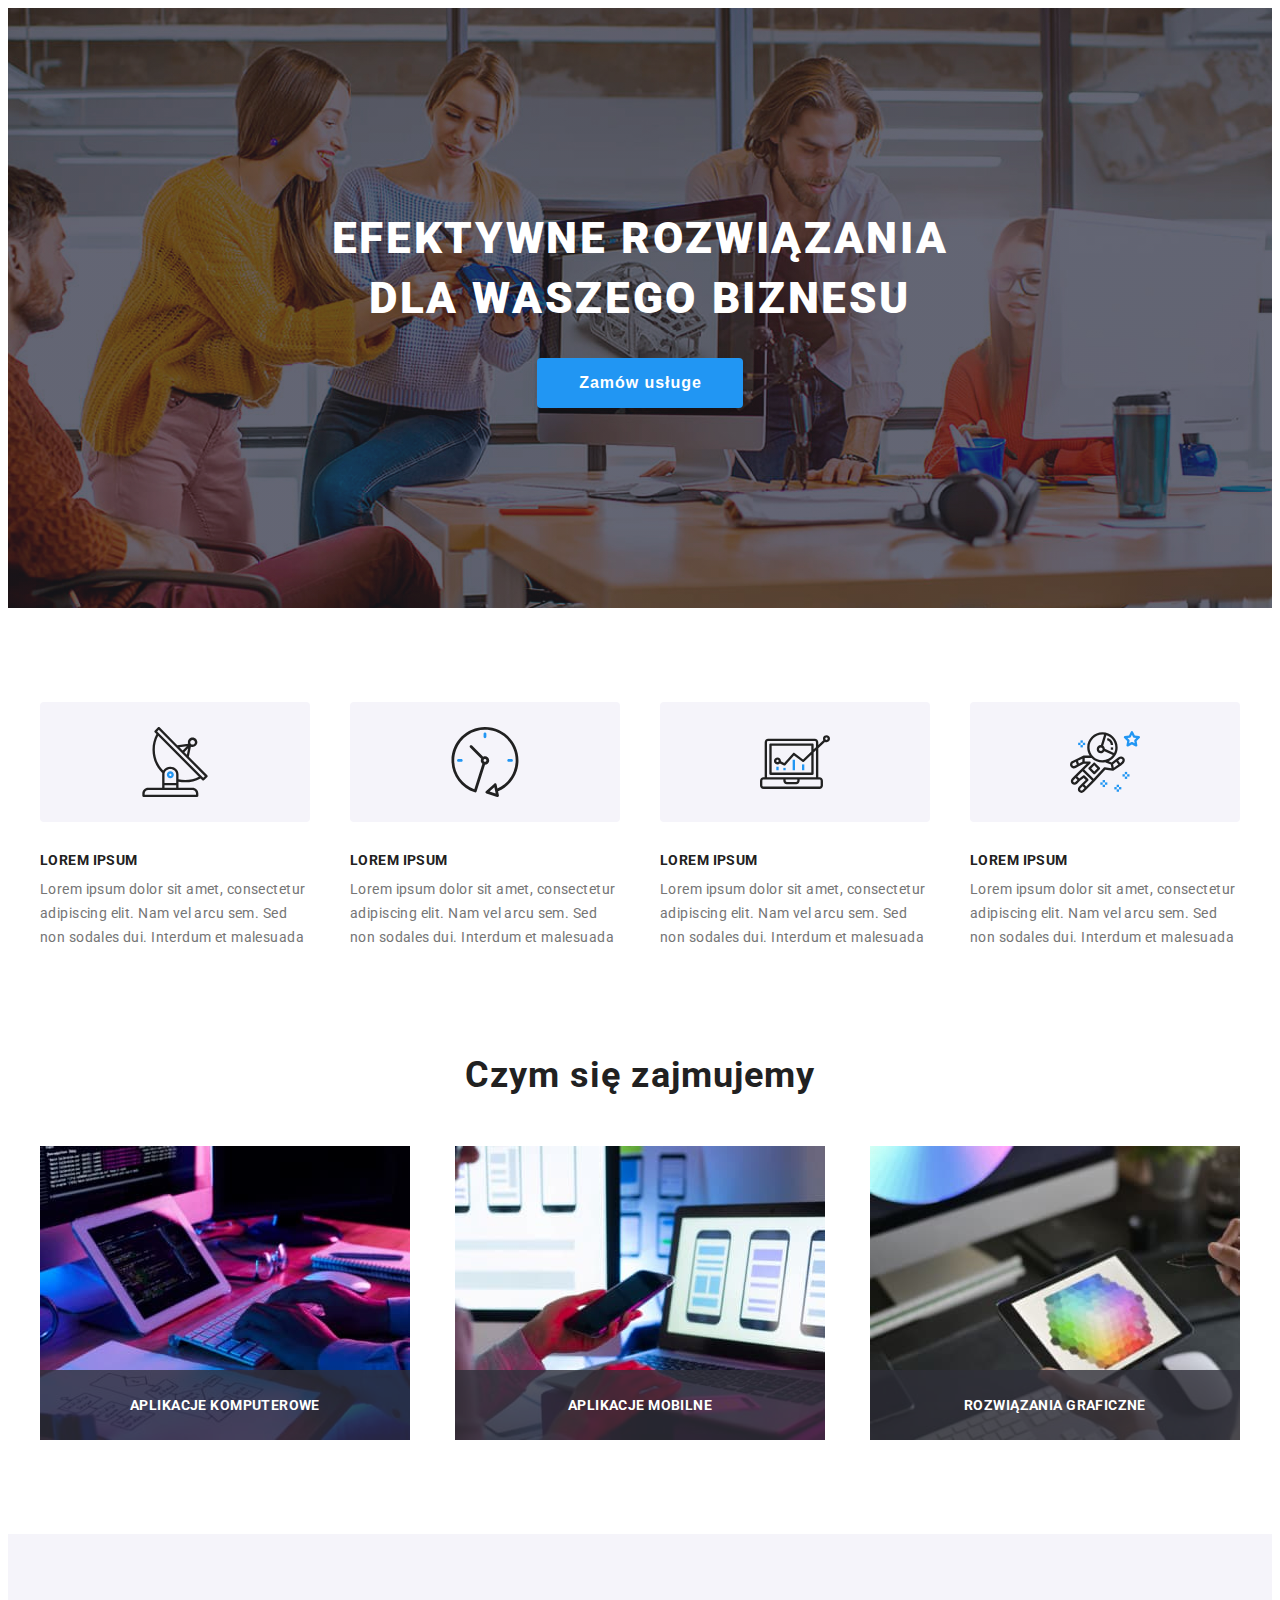
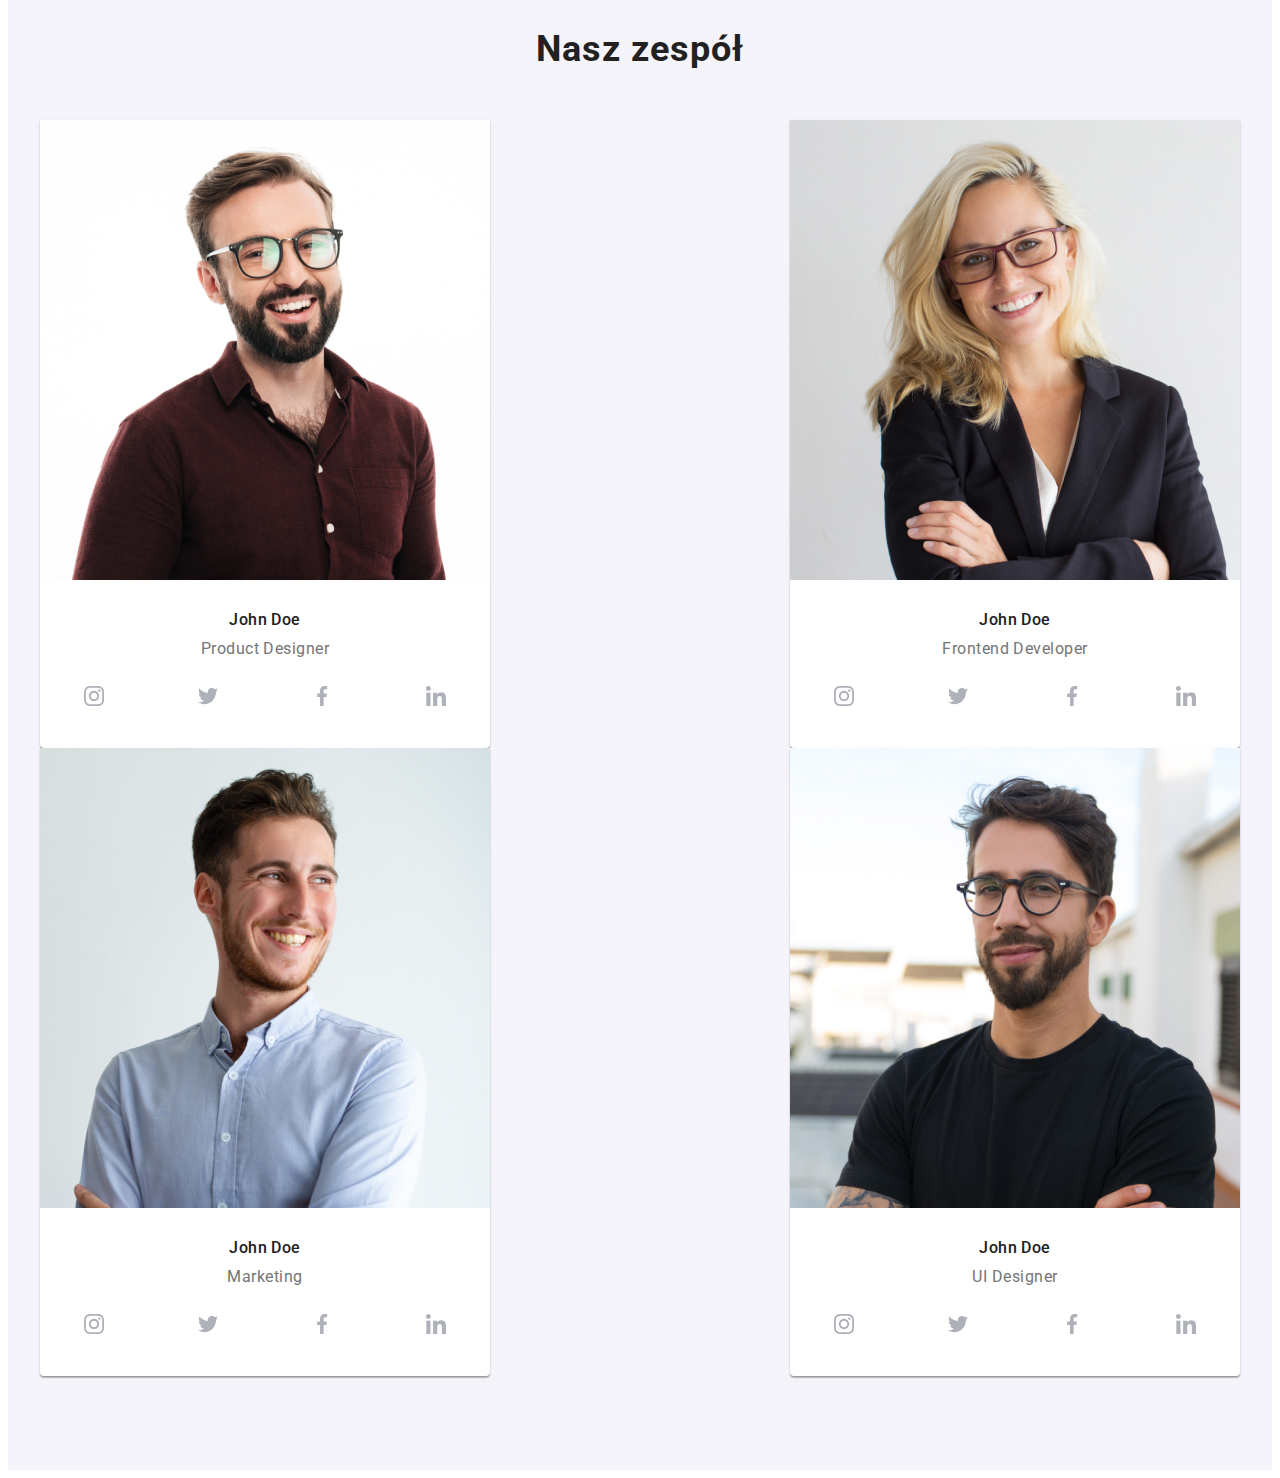
<file: index.html>
<!DOCTYPE html>
<html lang="en">
  <head>
    <meta charset="UTF-8" />
    <meta http-equiv="X-UA-Compatible" content="IE=edge" />
    <meta name="viewport" content="width=device-width, initial-scale=1.0" />
    <link
      rel="stylesheet"
      href="https://cdnjs.cloudflare.com/ajax/libs/modern-normalize/1.0.0/modern-normalize.css"
      integrity="sha512-Zx6MlUMKSVJoQ+83OwhdILe8cSEsCzfqThJd7J/VA2UrK6Ctj85p+xzqfyuNXE5B1k25uUdmJ2OzItbBy9GHAQ=="
      crossorigin="anonymous"
    />
    <link rel="stylesheet" href="./css/main.min.css" />
    <link rel="preconnect" href="https://fonts.gstatic.com" />
    <link
      href="https://fonts.googleapis.com/css2?family=Oleo+Script&family=Raleway:wght@700&family=Roboto:wght@400;500;700;900&display=swap"
      rel="stylesheet"
    />

    <title>Main page</title>
  </head>
  <body>
    <!-- Header 
    <header class="header section-space">
      <div class="container">
        <a class="logo link" href="./index.html"
          >Web<span class="logo__header">Studio</span></a
        >
        <nav class="navigation">
          <ul class="navigation__list list">
            <li class="navigation__list--item">
              <a class="navigation__list--link link agencja__header" href="./index.html">Agencja</a>
            </li>
            <li class="navigation__list--item">
              <a class="navigation__list--link link" href="./portfolio.html"
                >Portfolio</a>
            </li>
            <li class="navigation__list--item">
              <a class="navigation__list--link link" href="#">Kontakt</a>
            </li>
          </ul>
        </nav>
        <a class="address__mail link" href="mailto:info@devstudio.com">          
          <svg class="address__mail--icon">
            <use href="images/sprite.svg#envelope"></use>
          </svg>info@devstudio.com</a>
        <a class="address__tel link" href="tel:48111111111">
          <svg class="address__tel--icon">
            <use href="images/sprite.svg#smartphone"></use>
          </svg>+48 111 111 111</a>
      </div>
    </header>
    -->
    <main>
      <!--- HERO -->
      <section class="hero section-space">
        <div class="container">
          <h1 class="hero__title">EFEKTYWNE ROZWIĄZANIA DLA WASZEGO BIZNESU</h1>
          <button class="button hero__button" type="button" data-modal-open>Zamów usługe</button>
        </div>
      </section>
      <!-- ADVANTAGES -->
      <section class="section advs">
        <div class="container">
          <ul class="advs__list list">
            <li class="advs__list--item">
              <div class="advs__icon--space">
              <svg class="advs__icon">
                <use href="images/sprite.svg#antenna"></use>
              </svg>
              </div>
              <p class="advs__list--item">LOREM IPSUM</p>
              <p class="advs__list--description">
                Lorem ipsum dolor sit amet, consectetur adipiscing elit. Nam vel
                arcu sem. Sed non sodales dui. Interdum et malesuada
              </p>
            </li>
            <li class="advs__list--item">
              <div class="advs__icon--space">
              <svg class="advs__icon">
                <use href="images/sprite.svg#clock"></use>
              </svg>
              </div>
              <p class="advs__list--item">LOREM IPSUM</p>
              <p class="advs__list--description">
                Lorem ipsum dolor sit amet, consectetur adipiscing elit. Nam vel
                arcu sem. Sed non sodales dui. Interdum et malesuada
              </p>
            </li>
            <li class="advs__list--item">
              <div class="advs__icon--space">
              <svg class="advs__icon">
                <use href="images/sprite.svg#diagram"></use>
              </svg>
              </div>
              <p class="advs__list--item">LOREM IPSUM</p>
              <p class="advs__list--description">
                Lorem ipsum dolor sit amet, consectetur adipiscing elit. Nam vel
                arcu sem. Sed non sodales dui. Interdum et malesuada
              </p>
            </li>
            <li class="advs__list--item">
              <div class="advs__icon--space">
              <svg class="advs__icon">
                <use href="images/sprite.svg#astronaut"></use>
              </svg>
              </div>
              <p class="advs__list--item">LOREM IPSUM</p>
              <p class="advs__list--description">
                Lorem ipsum dolor sit amet, consectetur adipiscing elit. Nam vel
                arcu sem. Sed non sodales dui. Interdum et malesuada
              </p>
            </li>
          </ul>
        </div>
      </section>

      


      <!-- Czym sie zajmujemy -->
      <section class="section about">
        <div class="container">
          <h2 class="about__title title">Czym się zajmujemy</h2>
          <ul class="about__list list">
            <li class="about__list--item">
              <img
                class="about__list--photo"
                src="./images/Czym1.jpg"
                alt="pisanie kodu"
                width="370"
                height="294"
                />
              <div class="about__list--photo-description-box">
                <p class="about__list--photo-description-text">APLIKACJE KOMPUTEROWE</p>
              </div>
            </li>
            <li class="about__list--item">
              <img
                class="about__list--photo"
                src="./images/Czym2.jpg"
                alt="design aplikacji mobilnych"
                width="370"
                height="294"
              />
              <div class="about__list--photo-description-box">
                <p class="about__list--photo-description-text">APLIKACJE MOBILNE</p>
              </div>
            </li>
            <li class="about__list--item">
              <img
                class="about__list--photo"
                src="./images/Czym3.jpg"
                alt="wybór koloru z palety barw"
                width="370"
                height="294"
              />
              <div class="about__list--photo-description-box">
                <p class="about__list--photo-description-text">ROZWIĄZANIA GRAFICZNE</p>
              </div>
            </li>
          </ul>
        </div>
      </section>

      


      <!-- Nasz zespół -->
      <section class="section team">
        <div class="container">
          <h2 class="team__title title">Nasz zespół</h2>
          <ul class="team__list list">
            <li class="team__list--item">
              <img
                class="team__list--photo"
                src="./images/JohnDoe1.jpg"
                srcset="./images/mobile-JohnDoe1.jpg 270w, 
                        ./images/tablet-JohnDoe1.jpg 354w"
                sizes="(min-width: 1200px) 270px, (min-width: 768px) 354px, (min-width: 480px) 450px"
                alt="John Doe Product Designer"
              />
              <h3 class="team__list--name">John Doe</h3>
              <p class="team__list--description">Product Designer</p>
              <ul class="team__social--list list">
                <li class="team__social--list-item">
                  <a class="team__social--list-link link" href="#">
                    <svg class="team__social--icon" width="20px" height="20px">
                      <use href="images/sprite.svg#instagram"></use>
                    </svg>
                  </a>
                </li>
                <li class="team__social--list-item">
                  <a class="team__social--list-link link" href="#">
                    <svg class="team__social--icon" width="20px" height="20px">
                      <use href="images/sprite.svg#twitter"></use>
                    </svg>
                  </a>
                </li>
                <li class="team__social--list-item">
                  <a class="team__social--list-link link" href="#">
                    <svg class="team__social--icon" width="20px" height="20px">
                      <use href="images/sprite.svg#facebook"></use>
                    </svg>
                  </a>
                </li>
                <li class="team__social--list-item">
                  <a class="team__social--list-link link" href="#">
                    <svg class="team__social--icon" width="20px" height="20px">
                      <use href="images/sprite.svg#linkedin"></use>
                    </svg>
                  </a>
                </li>
              </ul>
            </li>
            <li class="team__list--item">
              <img
                class="team__list--photo"
                src="./images/JohnDoe2.jpg"
                srcset="./images/mobile-JohnDoe2.jpg 270w, 
                        ./images/tablet-JohnDoe2.jpg 354w"
                sizes="(min-width: 1200px) 270px, (min-width: 768px) 354px, (min-width: 480px) 450px"
                alt="John Doe Frontend Developer"
              />
              <h3 class="team__list--name">John Doe</h3>
              <p class="team__list--description">Frontend Developer</p>
              <ul class="team__social--list list">
                <li class="team__social--list-item">
                  <a class="team__social--list-link link" href="#">
                    <svg class="team__social--icon" width="20px" height="20px">
                      <use href="images/sprite.svg#instagram"></use>
                    </svg>
                  </a>
                </li>
                <li class="team__social--list-item">
                  <a class="team__social--list-link link" href="#">
                    <svg class="team__social--icon" width="20px" height="20px">
                      <use href="images/sprite.svg#twitter"></use>
                    </svg>
                  </a>
                </li>
                <li class="team__social--list-item">
                  <a class="team__social--list-link link" href="#">
                    <svg class="team__social--icon" width="20px" height="20px">
                      <use href="images/sprite.svg#facebook"></use>
                    </svg>
                  </a>
                </li>
                <li class="team__social--list-item">
                  <a class="team__social--list-link link" href="#">
                    <svg class="team__social--icon" width="20px" height="20px">
                      <use href="images/sprite.svg#linkedin"></use>
                    </svg>
                  </a>
                </li>
              </ul>
            </li>
            <li class="team__list--item">
              <img
                class="team__list--photo"
                src="./images/JohnDoe3.jpg"
                srcset="./images/mobile-JohnDoe3.jpg 270w, 
                        ./images/tablet-JohnDoe3.jpg 354w"
                sizes="(min-width: 1200px) 270px, (min-width: 768px) 354px, (min-width: 480px) 450px"
                alt="John Doe Marketing"
              />
              <h3 class="team__list--name">John Doe</h3>
              <p class="team__list--description">Marketing</p>
              <ul class="team__social--list list">
                <li class="team__social--list-item">
                  <a class="team__social--list-link link" href="#">
                    <svg class="team__social--icon" width="20px" height="20px">
                      <use href="images/sprite.svg#instagram"></use>
                    </svg>
                  </a>
                </li>
                <li class="team__social--list-item">
                  <a class="team__social--list-link link" href="#">
                    <svg class="team__social--icon" width="20px" height="20px">
                      <use href="images/sprite.svg#twitter"></use>
                    </svg>
                  </a>
                </li>
                <li class="team__social--list-item">
                  <a class="team__social--list-link link" href="#">
                    <svg class="team__social--icon" width="20px" height="20px">
                      <use href="images/sprite.svg#facebook"></use>
                    </svg>
                  </a>
                </li>
                <li class="team__social--list-item">
                  <a class="team__social--list-link link" href="#">
                    <svg class="team__social--icon" width="20px" height="20px">
                      <use href="images/sprite.svg#linkedin"></use>
                    </svg>
                  </a>
                </li>
              </ul>
            </li>
            <li class="team__list--item">
              <img
                class="team__list--photo"
                src="./images/JohnDoe4.jpg"
                srcset="./images/mobile-JohnDoe4.jpg 270w, 
                        ./images/tablet-JohnDoe4.jpg 354w"
                sizes="(min-width: 1200px) 270px, (min-width: 768px) 354px, (min-width: 480px) 450px"
                alt="John Doe UI Designer"
              />
              <h3 class="team__list--name">John Doe</h3>
              <p class="team__list--description">UI Designer</p>
              <ul class="team__social--list list">
                <li class="team__social--list-item">
                  <a class="team__social--list-link link" href="#">
                    <svg class="team__social--icon" width="20px" height="20px">
                      <use href="images/sprite.svg#instagram"></use>
                    </svg>
                  </a>
                </li>
                <li class="team__social--list-item">
                  <a class="team__social--list-link link" href="#">
                    <svg class="team__social--icon" width="20px" height="20px">
                      <use href="images/sprite.svg#twitter"></use>
                    </svg>
                  </a>
                </li>
                <li class="team__social--list-item">
                  <a class="team__social--list-link link" href="#">
                    <svg class="team__social--icon" width="20px" height="20px">
                      <use href="images/sprite.svg#facebook"></use>
                    </svg>
                  </a>
                </li>
                <li class="team__social--list-item">
                  <a class="team__social--list-link link" href="#">
                    <svg class="team__social--icon" width="20px" height="20px">
                      <use href="images/sprite.svg#linkedin"></use>
                    </svg>
                  </a>
                </li>
              </ul>
            </li>
          </ul>
        </div>
      </section>




      <!-- CLIENTS 
      <section class="section clients">
        <div class="container">
          <h2 class="clients__title title">Nasi klienci</h2>
          <ul class="clients__list list">
            <li class="clients__list--item">
              <a class="clients__list--link link" href="#">
                <svg class="clients__list--icon">
                  <use href="images/sprite.svg#client1"></use>
                </svg>
              </a>
            </li>
            <li class="clients__list--item">
              <a class="clients__list--link link" href="#">
                <svg class="clients__list--icon">
                  <use href="images/sprite.svg#client2"></use>
                </svg>
              </a>
            </li>
            <li class="clients__list--item">
              <a class="clients__list--link link" href="#">
                <svg class="clients__list--icon">
                  <use href="images/sprite.svg#client3"></use>
                </svg>
              </a>
            </li>
            <li class="clients__list--item">
              <a class="clients__list--link link" href="#">
                <svg class="clients__list--icon">
                  <use href="images/sprite.svg#client4"></use>
                </svg>
              </a>
            </li>
            <li class="clients__list--item">
              <a class="clients__list--link link" href="#">
                <svg class="clients__list--icon">
                  <use href="images/sprite.svg#client5"></use>
                </svg>
              </a>
            </li>
            <li class="clients__list--item">
              <a class="clients__list--link link" href="#">
                <svg class="clients__list--icon">
                  <use href="images/sprite.svg#client6"></use>
                </svg>
              </a>
            </li>
          </ul>
        </div>
      </section>

      -->


    </main>
    <!-- Footer 
    <footer class="footer section-space">
      <div class="container">
        <div class="footer__address">
          <a class="logo link" href="./index.html"
          >Web<span class="logo__footer">Studio</span></a
        >
        <address class="address">
          <ul class="address__list list">
            <li class="address__list--item">
              <a
                class="address__list--link address__list-place link"
                href="https://goo.gl/maps/FQcAqEdDzZoYBfhZA"
                target="_blank"
                >m. Warszawa, Aleje Jerozolimskie 21</a
              >
            </li>
            <li class="address__list--item">
              <a
                class="address__list--link address__list--mail link"
                href="mailto:info@example.com"
                >info@example.com</a
              >
            </li>
            <li class="address__list--item">
              <a
                class="address__list--link address__list--tel link"
                href="tel:48111111111"
                >+48 111 111 111</a
              >
            </li>
          </ul>
        </address>
        </div>
        <div class="footer-social">
          <p class="footer-social__title">DOŁĄCZ DO NAS</p>
          <ul class="footer-social__list list">
            <li class="footer-social__list--item">
              <a class="footer-social__list--link link" href="#">
                <svg class="footer-social__icon" width="20px" height="20px">
                  <use href="images/sprite.svg#instagram"></use>
                </svg>
              </a>
            </li>
            <li class="footer-social__list--item">
              <a class="footer-social__list--link link" href="#">
                <svg class="footer-social__icon" width="20px" height="20px">
                  <use href="images/sprite.svg#twitter"></use>
                </svg>
              </a>
            </li>
            <li class="footer-social__list--item">
              <a class="footer-social__list--link link" href="#">
                <svg class="footer-social__icon" width="20px" height="20px">
                  <use href="images/sprite.svg#facebook"></use>
                </svg>
              </a>
            </li>
            <li class="footer-social__list--item">
              <a class="footer-social__list--link link" href="#">
                <svg class="footer-social__icon" width="20px" height="20px">
                  <use href="images/sprite.svg#linkedin"></use>
                </svg>
              </a>
            </li>
          </ul>
        </div>


        <div class="footer-form">
          <p class="footer-form__title">ZAPISZ SIĘ DO NEWSLETTERA</p>
          <form method="post" class="footer-form__form">
            <input type="email" class="footer-form__form--input" name="email" placeholder="E-mail">
            <button class="footer-form__form--btn button" type="submit">Zapisz się
              <svg class="footer-form__form--input-icon" width="24px" height="24px">
                <use href="images/sprite.svg#send-icon"></use>
              </svg>
            </button>
          </form>
        </div>

        
      </div>
    </footer>

    -->


    <!-- MODAL WINDOW 
    <div class="backdrop is-hidden" data-modal>
      <div class="modal">
        <button type="button" class="close-btn" data-modal-close></button>
        <form method="post" class="modal__form">
          <h2 class="modal__form--title">Zostaw swoje dane w formularzu poniżej</h2>          
          <label for="name" class="modal__label">Imie</label>
          <div class="modal__input--wrapper">
            <input type="text" class="modal__input" name="name" required>
            <div class="modal__input--icon-wrapper">
              <svg class="modal__input--icon" width="12px" height="12px">
                <use href="images/sprite.svg#modal-human"></use>
              </svg>
            </div>
          </div>   
          <label for="tel" class="modal__label">Telefon</label>
          <div class="modal__input--wrapper">
            <input type="tel" class="modal__input" name="telephone" required> 
            <div class="modal__input--icon-wrapper">     
              <svg class="modal__input--icon" width="14px" height="14px">
                <use href="images/sprite.svg#modal-phone"></use>
              </svg>
            </div>
          </div>
          <label for="email" class="modal__label">Email</label>
          <div class="modal__input--wrapper">
            <input type="email" class="modal__input" name="email" required>
            <div class="modal__input--icon-wrapper">
              <svg class="modal__input--icon" width="16px" height="12px">
                <use href="images/sprite.svg#modal-envelope"></use>
              </svg>
            </div>
          </div>
          <label for="comment" class="modal__label">Komentarz</label>
          <textarea name="comment" id="" cols="30" rows="10" class="modal__textarea" placeholder="Wprowadź tekst"></textarea>
          <div class="modal__checkbox--wrapper">
            <div class="modal__disclaimer--wrapper">
              <input type="checkbox" id="checkbox" name="checkbox" class="modal__checkbox visually-hidden" required>
              <label for="checkbox" class="modal__label modal__policy-label">Oświadczam iż akceptuję <a href="#" class="policy-link link">Regulamin</a> i <a href="#" class="policy-link link">Politykę Prywatności</a>.</label>
            </div>
            <button class="modal-btn button" type="submit">Wyślij</button>
          </div>
        </form>
      </div>
    </div>

    


    <script src="js/modal.js"></script>

    -->
  </body>
</html>
</file>
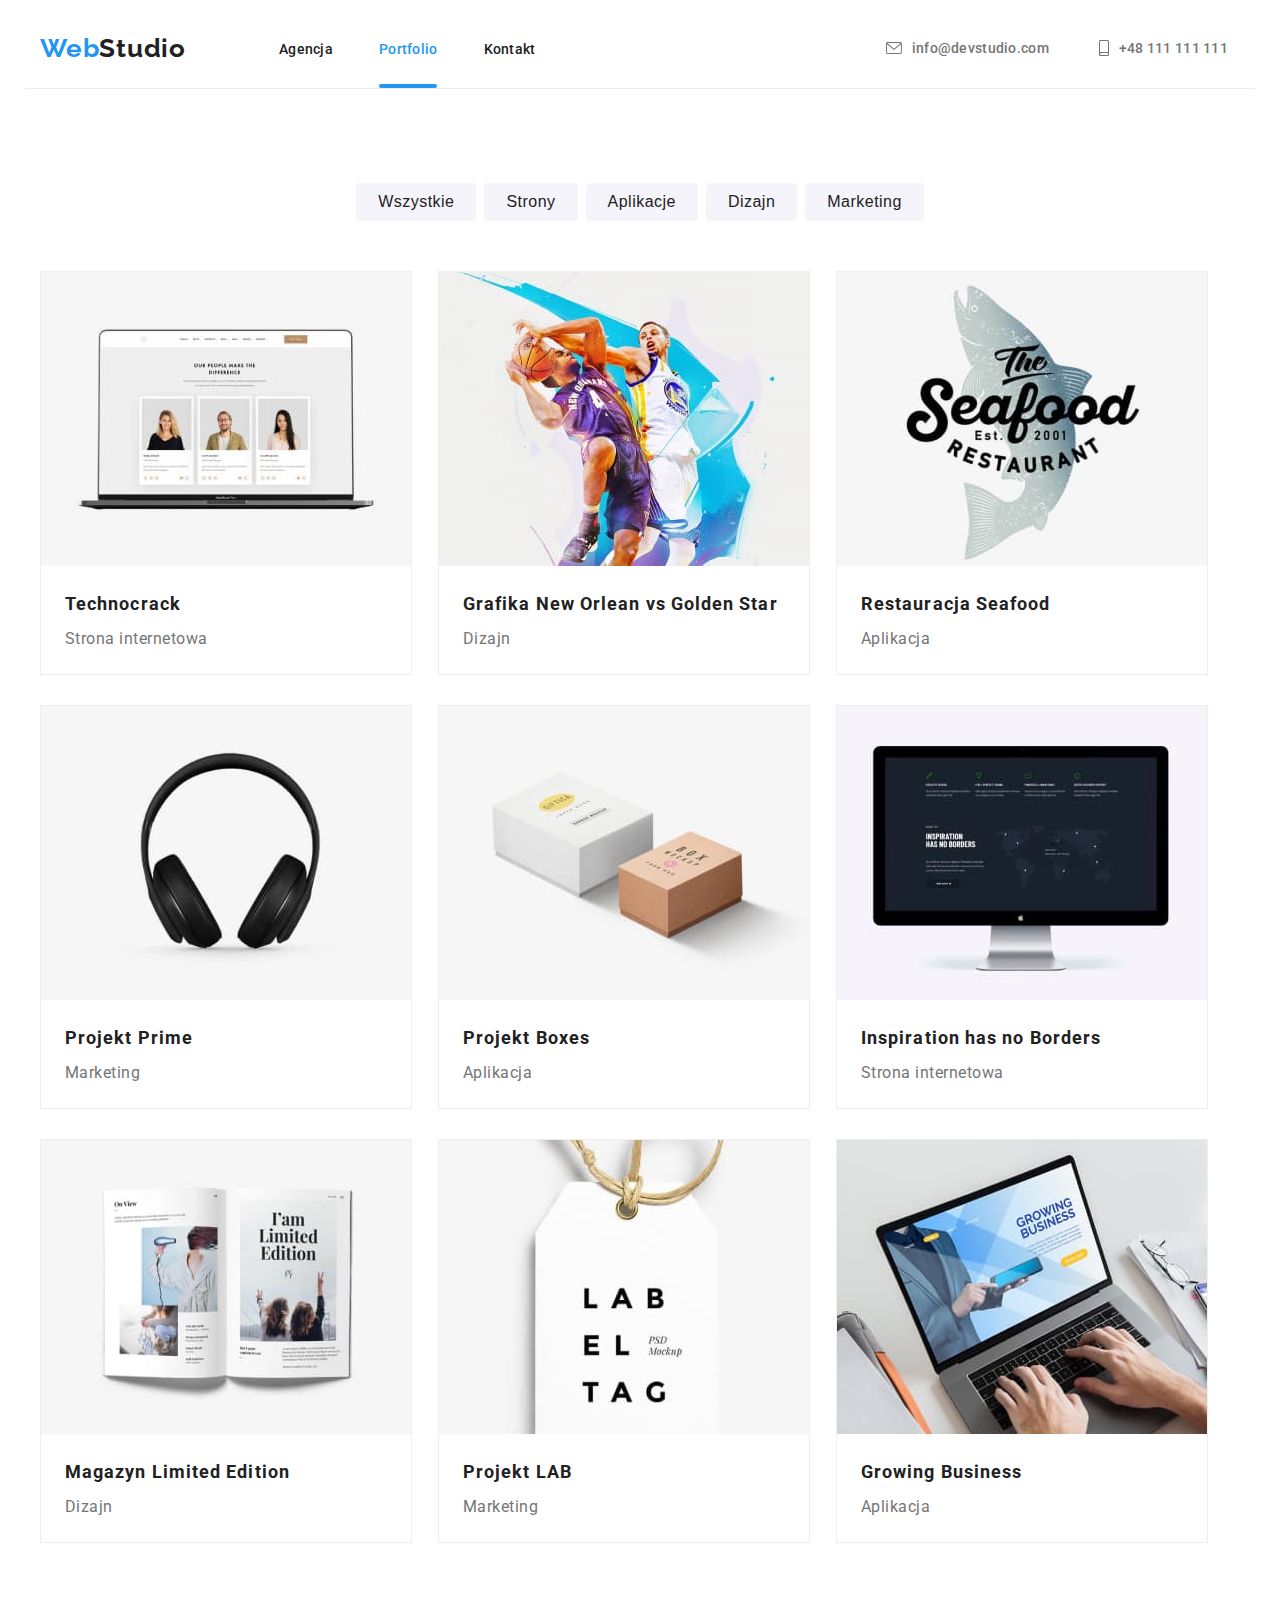
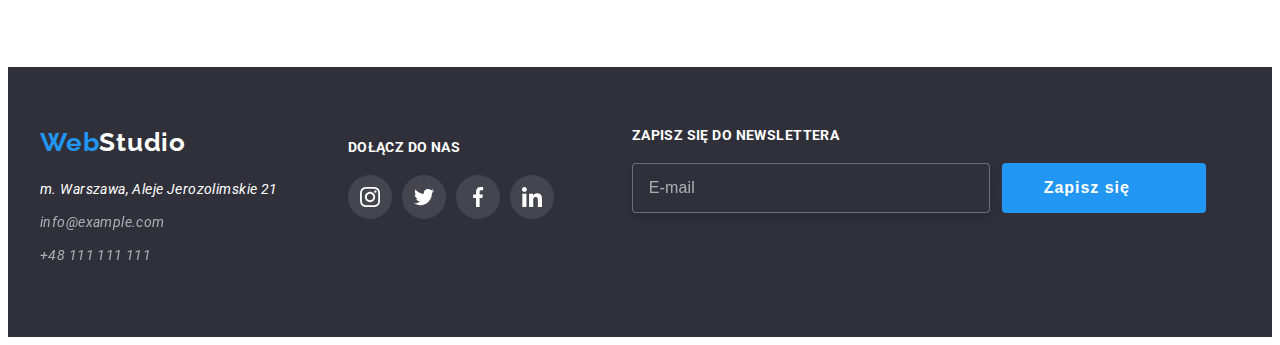
<file: portfolio.html>
<!DOCTYPE html>
<html lang="en">
  <head>
    <meta charset="UTF-8" />
    <meta http-equiv="X-UA-Compatible" content="IE=edge" />
    <meta name="viewport" content="width=device-width, initial-scale=1.0" />
    <link
      rel="stylesheet"
      href="https://cdnjs.cloudflare.com/ajax/libs/modern-normalize/1.0.0/modern-normalize.css"
      integrity="sha512-Zx6MlUMKSVJoQ+83OwhdILe8cSEsCzfqThJd7J/VA2UrK6Ctj85p+xzqfyuNXE5B1k25uUdmJ2OzItbBy9GHAQ=="
      crossorigin="anonymous"
    />
    <link rel="stylesheet" href="./css/main.css" />
    <link rel="preconnect" href="https://fonts.gstatic.com" />
    <link
      href="https://fonts.googleapis.com/css2?family=Oleo+Script&family=Raleway:wght@700&family=Roboto:wght@400;500;700&display=swap"
      rel="stylesheet"
    />

    <title>Portfolio</title>
  </head>
  <body>
    <!-- Header - COPY PASTE FROM INDEX.HTML-->
    <header class="header section-space">
      <div class="container">
        <a class="logo link" href="./index.html"
          >Web<span class="logo__header">Studio</span></a
        >
        <nav class="navigation">
          <ul class="navigation__list list">
            <li class="navigation__list--item">
              <a class="navigation__list--link link" href="./index.html">Agencja</a>
            </li>
            <li class="navigation__list--item">
              <a
                class="navigation__list--link link portfolio__header"
                href="./portfolio.html"
                >Portfolio</a
              >
            </li>
            <li class="navigation__list--item">
              <a class="navigation__list--link link" href="#">Kontakt</a>
            </li>
          </ul>
        </nav>
        <a class="address__mail link" href="mailto:info@devstudio.com">          
          <svg class="address__mail--icon">
            <use href="images/sprite.svg#envelope"></use>
          </svg>info@devstudio.com</a>
        <a class="address__tel link" href="tel:48111111111">
          <svg class="address__tel--icon">
            <use href="images/sprite.svg#smartphone"></use>
          </svg>+48 111 111 111</a>
      </div>
    </header>
    <!-- Portfolio -->
    <section class="section portfolio">
      <div class="container">
        <!-- filters list -->
        <ul class="portfolio-filters__list list">
          <li class="portfolio-filters__list--item">
            <button class="button portfolio-filters__button portfolio-filters__button--selected" type="button">
              Wszystkie
            </button>
          </li>
          <li class="portfolio-filters__list--item">
            <button class="button portfolio-filters__button" type="button">
              Strony
            </button>
          </li>
          <li class="portfolio-filters__list--item">
            <button class="button portfolio-filters__button" type="button">
              Aplikacje
            </button>
          </li>
          <li class="portfolio-filters__list--item">
            <button class="button portfolio-filters__button" type="button">
              Dizajn
            </button>
          </li>
          <li class="portfolio-filters__list--item">
            <button class="button portfolio-filters__button" type="button">
              Marketing
            </button>
          </li>
        </ul>
        <!-- projects list -->
        <ul class="portfolio-projects__list list">
          <li class="portfolio-projects__list--item">
            <img
              class="portfolio-projects__list--photo"
              src="./images/portfolio1.jpg"
              alt="projekt strony internetowej"
              width="370"
              height="294"
            />
            <div class ="portfolio-projects__overlay">
              <div class="portfolio-projects__overlay--text">Technocrack jest popularną platformą wykorzystywaną do rozpowszechniania koronawirusa. Firmy wykorzystują tę platformę do celów szpiegowskich i ataków na niezabezpieczone serwery konkurencji</div>
            </div>
            <h3 class="portfolio-projects__list--name">Technocrack</h3>
            <p class="portfolio-projects__list--type">Strona internetowa</p>
          </li>
          <li class="portfolio-projects__list--item">
            <img
              class="portfolio-projects__list--photo"
              src="./images/portfolio2.jpg"
              alt="New Orlean cs Golden Gate"
              width="370"
              height="294"
            />
            <div class ="portfolio-projects__overlay">
              <div class="portfolio-projects__overlay--text">Technocrack jest popularną platformą wykorzystywaną do rozpowszechniania koronawirusa. Firmy wykorzystują tę platformę do celów szpiegowskich i ataków na niezabezpieczone serwery konkurencji</div>
            </div>
            <h3 class="portfolio-projects__list--name">
              Grafika New Orlean vs Golden Star
            </h3>
            <p class="portfolio-projects__list--type">Dizajn</p>
          </li>
          <li class="portfolio-projects__list--item">
            <img
              class="portfolio-projects__list--photo"
              src="./images/portfolio3.jpg"
              alt="the Seafood restaurant"
              width="370"
              height="294"
            />
            <div class ="portfolio-projects__overlay">
              <div class="portfolio-projects__overlay--text">Technocrack jest popularną platformą wykorzystywaną do rozpowszechniania koronawirusa. Firmy wykorzystują tę platformę do celów szpiegowskich i ataków na niezabezpieczone serwery konkurencji</div>
            </div>
            <h3 class="portfolio-projects__list--name">Restauracja Seafood</h3>
            <p class="portfolio-projects__list--type">Aplikacja</p>
          </li>
          <li class="portfolio-projects__list--item">
            <img
              class="portfolio-projects__list--photo"
              src="./images/portfolio4.jpg"
              alt="słuchawki"
              width="370"
              height="294"
            />
            <div class ="portfolio-projects__overlay">
              <div class="portfolio-projects__overlay--text">Technocrack jest popularną platformą wykorzystywaną do rozpowszechniania koronawirusa. Firmy wykorzystują tę platformę do celów szpiegowskich i ataków na niezabezpieczone serwery konkurencji</div>
            </div>
            <h3 class="portfolio-projects__list--name">Projekt Prime</h3>
            <p class="portfolio-projects__list--type">Marketing</p>
          </li>
          <li class="portfolio-projects__list--item">
            <img
              class="portfolio-projects__list--photo"
              src="./images/portfolio5.jpg"
              alt="pudełka, różne rozmiary"
              width="370"
              height="294"
            />
            <div class ="portfolio-projects__overlay">
              <div class="portfolio-projects__overlay--text">Technocrack jest popularną platformą wykorzystywaną do rozpowszechniania koronawirusa. Firmy wykorzystują tę platformę do celów szpiegowskich i ataków na niezabezpieczone serwery konkurencji</div>
            </div>
            <h3 class="portfolio-projects__list--name">Projekt Boxes</h3>
            <p class="portfolio-projects__list--type">Aplikacja</p>
          </li>
          <li class="portfolio-projects__list--item">
            <img
              class="portfolio-projects__list--photo"
              src="./images/portfolio6.jpg"
              alt="projekt strony internetowej"
              width="370"
              height="294"
            />
            <div class ="portfolio-projects__overlay">
              <div class="portfolio-projects__overlay--text">Technocrack jest popularną platformą wykorzystywaną do rozpowszechniania koronawirusa. Firmy wykorzystują tę platformę do celów szpiegowskich i ataków na niezabezpieczone serwery konkurencji</div>
            </div>
            <h3 class="portfolio-projects__list--name">
              Inspiration has no Borders
            </h3>
            <p class="portfolio-projects__list--type">Strona internetowa</p>
          </li>
          <li class="portfolio-projects__list--item">
            <img
              class="portfolio-projects__list--photo"
              src="./images/portfolio7.jpg"
              alt="magazyn - czasopismo"
              width="370"
              height="294"
            />
            <div class ="portfolio-projects__overlay">
              <div class="portfolio-projects__overlay--text">Technocrack jest popularną platformą wykorzystywaną do rozpowszechniania koronawirusa. Firmy wykorzystują tę platformę do celów szpiegowskich i ataków na niezabezpieczone serwery konkurencji</div>
            </div>
            <h3 class="portfolio-projects__list--name">
              Magazyn Limited Edition
            </h3>
            <p class="portfolio-projects__list--type">Dizajn</p>
          </li>
          <li class="portfolio-projects__list--item">
            <img
              class="portfolio-projects__list--photo"
              src="./images/portfolio8.jpg"
              alt="label tag"
              width="370"
              height="294"
            />
            <div class ="portfolio-projects__overlay">
              <div class="portfolio-projects__overlay--text">Technocrack jest popularną platformą wykorzystywaną do rozpowszechniania koronawirusa. Firmy wykorzystują tę platformę do celów szpiegowskich i ataków na niezabezpieczone serwery konkurencji</div>
            </div>
            <h3 class="portfolio-projects__list--name">Projekt LAB</h3>
            <p class="portfolio-projects__list--type">Marketing</p>
          </li>
          <li class="portfolio-projects__list--item">
            <img
              class="portfolio-projects__list--photo"
              src="./images/portfolio9.jpg"
              alt="projekt aplikacji desktopowej"
              width="370"
              height="294"
            />
            <div class ="portfolio-projects__overlay">
              <div class="portfolio-projects__overlay--text">Technocrack jest popularną platformą wykorzystywaną do rozpowszechniania koronawirusa. Firmy wykorzystują tę platformę do celów szpiegowskich i ataków na niezabezpieczone serwery konkurencji</div>
            </div>
            <h3 class="portfolio-projects__list--name">Growing Business</h3>
            <p class="portfolio-projects__list--type">Aplikacja</p>
          </li>
        </ul>
      </div>
    </section>
    <!-- Footer - COPY PASTE FROM INDEX.HTML-->
    <footer class="footer section-space">
      <div class="container">
        <div class="footer__address">
          <a class="logo link" href="./index.html"
          >Web<span class="logo__footer">Studio</span></a
        >
        <address class="address">
          <ul class="address__list list">
            <li class="address__list--item">
              <a
                class="address__list--link address__list-place link"
                href="https://goo.gl/maps/FQcAqEdDzZoYBfhZA"
                target="_blank"
                >m. Warszawa, Aleje Jerozolimskie 21</a
              >
            </li>
            <li class="address__list--item">
              <a
                class="address__list--link address__list--mail link"
                href="mailto:info@example.com"
                >info@example.com</a
              >
            </li>
            <li class="address__list--item">
              <a
                class="address__list--link address__list--tel link"
                href="tel:48111111111"
                >+48 111 111 111</a
              >
            </li>
          </ul>
        </address>
        </div>
        <div class="footer-social">
          <p class="footer-social__title">DOŁĄCZ DO NAS</p>
          <ul class="footer-social__list list">
            <li class="footer-social__list--item">
              <a class="footer-social__list--link link" href="#">
                <svg class="footer-social__icon" width="20px" height="20px">
                  <use href="images/sprite.svg#instagram"></use>
                </svg>
              </a>
            </li>
            <li class="footer-social__list--item">
              <a class="footer-social__list--link link" href="#">
                <svg class="footer-social__icon" width="20px" height="20px">
                  <use href="images/sprite.svg#twitter"></use>
                </svg>
              </a>
            </li>
            <li class="footer-social__list--item">
              <a class="footer-social__list--link link" href="#">
                <svg class="footer-social__icon" width="20px" height="20px">
                  <use href="images/sprite.svg#facebook"></use>
                </svg>
              </a>
            </li>
            <li class="footer-social__list--item">
              <a class="footer-social__list--link link" href="#">
                <svg class="footer-social__icon" width="20px" height="20px">
                  <use href="images/sprite.svg#linkedin"></use>
                </svg>
              </a>
            </li>
          </ul>
        </div>


        <div class="footer-form">
          <p class="footer-form__title">ZAPISZ SIĘ DO NEWSLETTERA</p>
          <form method="post" class="footer-form__form">
            <input type="email" class="footer-form__form--input" name="email" placeholder="E-mail">
            <button class="footer-form__form--btn button" type="submit">Zapisz się
              <svg class="footer-form__form--input-icon" width="24px" height="24px">
                <use href="images/sprite.svg#send-icon"></use>
              </svg>
            </button>
          </form>
        </div>

        
      </div>
    </footer>
  </body>
</html>
</file>
<file: css/main.css>
@charset "UTF-8";
.visually-hidden {
  position: absolute !important;
  clip: rect(1px 1px 1px 1px);
  clip: rect(1px 1px 1px 1px);
  padding: 0 !important;
  border: 0 !important;
  height: 1px !important;
  width: 1px !important;
  overflow: hidden;
}

:root {
  --main-font: "Roboto", sans-serif;
  --secondary-font: "Raleway", sans-serif;
  --main-color: #212121;
  --secondary-color: #757575;
  --hover-color: #2196f3;
  --bg1-color: #ffffff;
  --bg2-color: #f5f4fa;
  --bg3-color: #2f303a;
}

h1,
h2,
h3,
h4,
h5,
h6 {
  margin: 0;
  padding: 0;
}

ul,
ol {
  margin: 0;
  padding: 0;
}

p {
  padding: 0;
  margin: 0;
}

img {
  display: block;
}

.list {
  list-style: none;
}

.link {
  text-decoration: none;
}

body {
  font-family: var(--main-font);
  color: var(--main-color);
}

.container {
  width: 100%;
  padding: 0 15px;
}

@media screen and (min-width: 480px) {
  .container {
    max-width: 480px;
    margin: 0 auto;
  }
}

@media screen and (min-width: 768px) {
  .container {
    max-width: 768px;
    margin: 0 auto;
  }
}

@media screen and (min-width: 1200px) {
  .container {
    max-width: 1200px;
    margin: 0 auto;
  }
}

/*
.container {
    width: 1200px;
    padding: 0 15px;
    margin: 0 auto;
  }
  */
.section {
  padding-top: 60px;
  padding-bottom: 60px;
}

@media screen and (min-width: 480px) {
  .section {
    padding-top: 60px;
    padding-bottom: 60px;
  }
}

@media screen and (min-width: 768px) {
  .section {
    padding-top: 60px;
    padding-bottom: 60px;
  }
}

@media screen and (min-width: 1200px) {
  .section {
    padding-top: 94px;
    padding-bottom: 94px;
  }
}

.section,
.section-space {
  display: flex;
  justify-content: center;
}

.button {
  font-weight: 700;
  font-size: 16px;
  line-height: 1.875;
  display: flex;
  text-align: center;
  letter-spacing: 0.06em;
  color: #ffffff;
  background-color: var(--hover-color);
  border-radius: 4px;
  border: none;
}

.logo {
  font-family: var(--secondary-font);
  font-weight: 700;
  font-size: 26px;
  line-height: 1.192;
  letter-spacing: 0.03em;
  color: #2196f3;
}

.logo__header {
  color: var(--main-color);
}

.logo__footer {
  color: #ffffff;
}

.title {
  font-weight: 700;
  text-align: center;
  letter-spacing: 0.03em;
}

@media screen and (min-width: 480px) {
  .title {
    font-weight: 700;
    font-size: 28px;
    line-height: 1.179;
    text-align: center;
    letter-spacing: 0.03em;
    margin-bottom: 30px;
  }
}

@media screen and (min-width: 480px) {
  .title {
    font-size: 36px;
    line-height: 1.167;
  }
}

@media screen and (min-width: 1200px) {
  .title {
    margin-bottom: 50px;
  }
}

/*
      .title {
      font-weight: 700;
      font-size: 36px;
      line-height: 1.167;
      text-align: center;
      letter-spacing: 0.03em;
      margin-bottom: 50px;
    }
    */
.backdrop {
  position: fixed;
  left: 0;
  top: 0;
  width: 100%;
  height: 100%;
  background-color: rgba(0, 0, 0, 0.2);
  transition: all 250ms linear;
}

.modal {
  position: absolute;
  top: 50%;
  left: 50%;
  transform: translate(-50%, -50%);
  background-color: #ffffff;
  min-width: 528px;
  min-height: 581px;
}

.modal__form {
  display: flex;
  justify-content: center;
  align-items: flex-start;
  flex-direction: column;
  padding: 40px;
}

.modal__form--title {
  font-weight: 700;
  font-size: 20px;
  line-height: 1.15;
  text-align: center;
  width: 100%;
  letter-spacing: 0.03em;
  color: var(--main-color);
  margin-bottom: 8px;
}

.modal__label {
  font-weight: 400;
  font-size: 12px;
  line-height: 1.167;
  letter-spacing: 0.01em;
  color: var(--secondary-color);
}

.modal__input--wrapper {
  position: relative;
  width: 100%;
  margin-top: 4px;
  margin-bottom: 10px;
}

.modal__input, .modal__textarea {
  border: 1px solid rgba(33, 33, 33, 0.2);
  box-sizing: border-box;
  border-radius: 4px;
  width: 100%;
}

.modal__input {
  position: relative;
  height: 40px;
  padding-left: 42px;
}

.modal__input--icon-wrapper {
  position: absolute;
  top: 50%;
  left: 15px;
  transform: translateY(-50%);
  fill: var(--main-color);
}

.modal__textarea {
  height: 120px;
  margin-top: 4px;
  margin-bottom: 10px;
  padding: 12px 16px 12px 16px;
}

.modal__textarea::placeholder {
  font-weight: 400;
  font-size: 12px;
  line-height: 1.167;
  letter-spacing: 0.01em;
  color: rgba(117, 117, 117, 0.5);
}

.modal__input:focus, .modal__textarea:focus {
  outline: none;
  border-color: var(--hover-color);
}

.modal__input:focus + .modal__input--icon-wrapper {
  fill: var(--hover-color);
}

.modal__checkbox--wrapper {
  display: flex;
  justify-content: center;
  align-items: center;
  flex-direction: column;
  margin-top: 10px;
}

.modal__disclaimer--wrapper {
  display: flex;
  justify-content: center;
  align-items: center;
}

.modal__checkbox {
  margin-left: 15px;
  margin-right: 8px;
  background: var(--hover-color);
  border-radius: 2px;
}

.modal__label.modal__policy-label {
  display: block;
  align-items: center;
  font-size: 14px;
  line-height: 1.714;
}

.modal__label.modal__policy-label::before {
  display: inline-flex;
  content: "";
  width: 16px;
  height: 16px;
  border: 1px solid #000;
  margin-right: 8px;
  border-radius: 2px;
}

.modal__checkbox:checked + .modal__policy-label::before {
  border: none;
  background-color: var(--hover-color);
  background-image: url(../images/checkbox.svg);
  background-repeat: no-repeat;
  background-position: center;
}

.close-btn {
  position: absolute;
  top: 0;
  right: 0;
  width: 30px;
  height: 30px;
  background-color: transparent;
  background-image: url(../images/close-button.svg);
  background-repeat: no-repeat;
  background-position: center;
  border: 1px solid rgba(0, 0, 0, 0.1);
  border-radius: 50%;
  margin-top: 8px;
  margin-right: 8px;
  cursor: pointer;
}

.policy-link {
  text-decoration: underline;
  color: var(--hover-color);
}

.is-hidden {
  opacity: 0;
  visibility: hidden;
  pointer-events: none;
}

.modal-btn {
  padding: 10px 41px 10px 42px;
  margin-top: 30px;
}

.header .container {
  display: flex;
  align-items: center;
  height: 80px;
  border-bottom: 1px solid #ececec;
  position: relative;
}

.header .logo {
  margin-right: 93px;
}

.navigation {
  display: flex;
}

.navigation__list {
  display: flex;
  align-items: center;
}

.navigation__list--item:not(:last-child) {
  margin-right: 46px;
}

.navigation__list--link {
  font-weight: 500;
  font-size: 14px;
  line-height: 1.143;
  letter-spacing: 0.02em;
  color: var(--main-color);
  transition: color 250ms cubic-bezier(0.4, 0, 0.2, 1);
}

.navigation__list--link:hover, .navigation__list--link:focus {
  color: var(--hover-color);
  cursor: pointer;
  fill: var(--hover-color);
}

.address__mail {
  margin-left: auto;
}

.address__mail--icon {
  margin-right: 10px;
  width: 16px;
  height: 12px;
}

.address__tel {
  margin-left: 50px;
  margin-right: 12px;
}

.address__tel--icon {
  margin-right: 10px;
  width: 10px;
  height: 16px;
}

.address__mail, .address__tel {
  font-weight: 500;
  font-size: 14px;
  line-height: 1.143;
  letter-spacing: 0.02em;
  color: var(--secondary-color);
  color: var(--secondary-color);
  fill: var(--secondary-color);
  display: flex;
  align-items: center;
  transition: color 250ms cubic-bezier(0.4, 0, 0.2, 1), fill 250ms cubic-bezier(0.4, 0, 0.2, 1);
}

.address__mail:hover, .address__mail:focus, .address__tel:hover, .address__tel:focus {
  color: var(--hover-color);
  cursor: pointer;
  fill: var(--hover-color);
}

.portfolio__header {
  color: var(--hover-color);
}

.portfolio__header::after {
  position: absolute;
  bottom: 0;
  content: "";
  display: block;
  width: 58px;
  height: 4px;
  background-color: var(--hover-color);
  border-radius: 2px;
}

.agencja__header {
  color: var(--hover-color);
}

.agencja__header::after {
  position: absolute;
  bottom: 0;
  content: "";
  display: block;
  width: 53px;
  height: 4px;
  background-color: var(--hover-color);
  border-radius: 2px;
}

/*
.hero {
  background-image: linear-gradient(
      rgba(47, 48, 58, 0.4),
      rgba(47, 48, 58, 0.4)
    ),
    url("../images/mobile-hero-bg.jpg");
  background-size: 480px 400px;
  background-repeat: no-repeat;

  
  .container {
    display: flex;
    flex-direction: column;
    align-items: center;

  }

  &__title {
    font-weight: 900;
    font-size: 26px;
    line-height: 1.615;
    text-align: center;
    width: 480px;
    letter-spacing: 0.06em;
    text-transform: uppercase;
    color: #000000;
    margin-bottom: 30px;
  }
  &__button {
    padding: 10px 41px 10px 42px;
    box-shadow: 0px 4px 4px rgba(0, 0, 0, 0.15);
    cursor: pointer;
  }
}



*/
@media screen and (min-device-pixel-ratio: 2) and (min-width: 320px) and (max-width: 767px), screen and (min-resolution: 192dpi) and (min-width: 320px) and (max-width: 767px), screen and (min-resolution: 2dppx) and (min-width: 320px) and (mix-width: 767px) {
  .hero {
    background-image: linear-gradient(rgba(47, 48, 58, 0.4), rgba(47, 48, 58, 0.4)), url("../images/mobile-hero-bg@2x.jpg");
  }
}

.hero {
  background-image: linear-gradient(rgba(47, 48, 58, 0.4), rgba(47, 48, 58, 0.4)), url("../images/mobile-hero-bg.jpg");
  background-repeat: no-repeat;
  background-position: center top;
}

.hero .container {
  display: flex;
  flex-direction: column;
  align-items: center;
  padding-top: 118px;
  padding-bottom: 118px;
}

.hero__title {
  font-weight: 900;
  font-size: 26px;
  line-height: 1.615;
  text-align: center;
  width: 365px;
  letter-spacing: 0.06em;
  text-transform: uppercase;
  color: #ffffff;
  margin-bottom: 30px;
}

.hero__button {
  padding: 10px 41px 10px 42px;
  box-shadow: 0px 4px 4px rgba(0, 0, 0, 0.15);
  cursor: pointer;
}

@media screen and (min-width: 480px) {
  .hero {
    background-image: linear-gradient(rgba(47, 48, 58, 0.4), rgba(47, 48, 58, 0.4)), url("../images/mobile-hero-bg.jpg");
    background-size: cover;
    background-repeat: no-repeat;
  }
}

@media screen and (min-width: 768px) {
  .hero {
    background-image: linear-gradient(rgba(47, 48, 58, 0.4), rgba(47, 48, 58, 0.4)), url("../images/tablet-hero-bg.jpg");
    background-size: cover;
    background-repeat: no-repeat;
  }
}

@media screen and (min-width: 1200px) {
  .hero {
    background-image: linear-gradient(rgba(47, 48, 58, 0.4), rgba(47, 48, 58, 0.4)), url("../images/hero-bg.jpg");
    background-size: cover;
    background-repeat: no-repeat;
  }
  .hero .container {
    display: flex;
    flex-direction: column;
    align-items: center;
    padding-top: 200px;
    padding-bottom: 200px;
  }
  .hero__title {
    font-weight: 900;
    font-size: 44px;
    line-height: 1.364;
    text-align: center;
    width: 696px;
    letter-spacing: 0.06em;
    text-transform: uppercase;
    color: #ffffff;
    margin-bottom: 30px;
  }
}

/*

  .hero {
    background-image: linear-gradient(
        rgba(47, 48, 58, 0.4),
        rgba(47, 48, 58, 0.4)
      ),
      url("../images/hero-bg.jpg");
    background-size: cover;
    background-repeat: no-repeat;

    .container {
      display: flex;
      flex-direction: column;
      align-items: center;
      padding-top: 200px;
      padding-bottom: 200px;
    }

    &__title {
      font-weight: 900;
      font-size: 44px;
      line-height: 1.364;
      text-align: center;
      width: 696px;
      letter-spacing: 0.06em;
      text-transform: uppercase;
      color: #ffffff;
      margin-bottom: 30px;
    }
    &__button {
      padding: 10px 41px 10px 42px;
      box-shadow: 0px 4px 4px rgba(0, 0, 0, 0.15);
      cursor: pointer;
    }
  }
  
  */
.advs {
  background-color: var(--bg1-color);
  padding-bottom: 0px;
}

.advs__list {
  display: flex;
  justify-content: space-between;
}

.advs__icon {
  width: 70px;
  height: 70px;
}

.advs__list--description {
  font-weight: 400;
  font-size: 14px;
  line-height: 1.714;
  letter-spacing: 0.03em;
  text-transform: initial;
  color: var(--secondary-color);
}

@media screen and (min-width: 480px) {
  .advs {
    background-color: var(--bg1-color);
    padding-bottom: 0px;
  }
  .advs__list {
    display: flex;
    justify-content: space-between;
    flex-direction: column;
  }
  .advs__list--item {
    font-weight: 700;
    font-size: 14px;
    line-height: 1.143;
    letter-spacing: 0.03em;
    text-transform: uppercase;
    width: 450px;
    margin-bottom: 10px;
  }
  .advs__icon--space {
    background-color: var(--bg2-color);
    display: flex;
    padding: 25px 192px 25px 192px;
    margin-bottom: 30px;
    border-radius: 4px;
  }
}

@media screen and (min-width: 768px) {
  .advs {
    background-color: var(--bg1-color);
    padding-bottom: 0px;
  }
  .advs__list {
    display: flex;
    justify-content: space-between;
    flex-direction: row;
    flex-wrap: wrap;
  }
  .advs__list--item {
    font-weight: 700;
    font-size: 14px;
    line-height: 1.143;
    letter-spacing: 0.03em;
    text-transform: uppercase;
    width: 354px;
    margin-bottom: 10px;
  }
  .advs__icon--space {
    background-color: var(--bg2-color);
    display: flex;
    padding: 25px 144px 25px 144px;
    margin-bottom: 30px;
    border-radius: 4px;
  }
}

@media screen and (min-width: 1200px) {
  .advs {
    background-color: var(--bg1-color);
    padding-bottom: 0px;
  }
  .advs__list {
    display: flex;
    justify-content: space-between;
  }
  .advs__list--item {
    font-weight: 700;
    font-size: 14px;
    line-height: 1.143;
    letter-spacing: 0.03em;
    text-transform: uppercase;
    width: 270px;
    margin-bottom: 10px;
  }
  .advs__icon--space {
    background-color: var(--bg2-color);
    display: flex;
    padding: 25px 100px 25px 100px;
    margin-bottom: 30px;
    border-radius: 4px;
  }
}

/*
  .advs {
    background-color: var(--bg1-color);
    padding-bottom: 0px;

    &__list {
      display: flex;
      justify-content: space-between;
    }
    &__list--item {
      font-weight: 700;
      font-size: 14px;
      line-height: 1.143;
      letter-spacing: 0.03em;
      text-transform: uppercase;
      width: 270px;
      margin-bottom: 10px;
    }
    &__icon--space {
      background-color: var(--bg2-color);
      display: flex;
      padding: 25px 100px 25px 100px;
      margin-bottom: 30px;
      border-radius: 4px;
    }
    &__icon {
      width: 70px;
      height: 70px;
    }
    &__list--description {
      font-weight: 400;
      font-size: 14px;
      line-height: 1.714;
      letter-spacing: 0.03em;
      text-transform: initial;
      color: var(--secondary-color);
    }
  }
  */
.about {
  background-color: var(--bg1-color);
}

.about .container {
  display: flex;
  flex-direction: column;
}

.about__list {
  display: flex;
  justify-content: space-between;
}

.about__list--item {
  position: relative;
}

.about__list--photo-description-box {
  position: absolute;
  bottom: 0;
  width: 370px;
  height: 70px;
  background: rgba(47, 48, 58, 0.8);
}

.about__list--photo-description-text {
  position: relative;
  top: 50%;
  transform: translate(0, -50%);
  font-weight: 700;
  font-size: 14px;
  line-height: 1.142;
  text-align: center;
  letter-spacing: 0.03em;
  text-transform: uppercase;
  color: #ffffff;
}

@media screen and (min-width: 480px) {
  .about {
    display: none;
  }
}

@media screen and (min-width: 768px) {
  .about {
    display: none;
  }
}

@media screen and (min-width: 1200px) {
  .about {
    display: flex;
  }
}

.team {
  background-color: var(--bg2-color);
}

.team__list {
  display: flex;
  justify-content: space-between;
}

.team__list--item {
  background-color: #ffffff;
  box-shadow: 0px 1px 3px rgba(0, 0, 0, 0.12), 0px 1px 1px rgba(0, 0, 0, 0.14), 0px 2px 1px rgba(0, 0, 0, 0.2);
  border-radius: 0px 0px 4px 4px;
  padding-bottom: 30px;
}

.team__list--name {
  font-weight: 500;
  font-size: 16px;
  line-height: 1.188;
  text-align: center;
  letter-spacing: 0.03em;
  margin-top: 30px;
  margin-bottom: 10px;
}

.team__list--description {
  font-weight: 400;
  font-size: 16px;
  line-height: 1.188;
  text-align: center;
  letter-spacing: 0.03em;
  color: var(--secondary-color);
  margin-bottom: 16px;
}

.team__social--list {
  display: flex;
  align-items: center;
  justify-content: space-between;
}

.team__social--list-link {
  display: flex;
  height: 44px;
  width: 44px;
  background-color: #ffffff;
  border-radius: 50%;
  align-items: center;
  justify-content: center;
  fill: #afb1b8;
  transition: background-color 250ms cubic-bezier(0.4, 0, 0.2, 1), fill 250ms cubic-bezier(0.4, 0, 0.2, 1);
}

.team__social--list-link:hover, .team__social--list-link:focus {
  background-color: var(--hover-color);
  fill: #ffffff;
}

@media screen and (min-width: 480px) {
  .team__list {
    display: flex;
    flex-direction: column;
    justify-content: space-between;
  }
  .team__list--item:not(:last-child) {
    margin-bottom: 30px;
  }
  .team__social--list {
    margin-left: 122px;
    margin-right: 122px;
  }
}

@media screen and (min-width: 768px) {
  .team__list {
    display: flex;
    flex-direction: row;
    flex-wrap: wrap;
    justify-content: space-between;
  }
  .team__list--item:nth-child(3) {
    margin-bottom: 0px;
  }
  .team__social--list {
    margin-left: 74px;
    margin-right: 74px;
  }
}

@media screen and (min-width: 1200px) {
  .team__list {
    display: flex;
    justify-content: space-between;
  }
  .team__list--item:not(:last-child) {
    margin-bottom: 0px;
  }
  .team__list--item {
    margin-bottom: 0px;
  }
  .team__social--list {
    margin-left: 32px;
    margin-right: 32px;
  }
}

/*
    .team__list {
    display: flex;
    justify-content: space-between;

    &--item {
      background-color: #ffffff;
      box-shadow: 0px 1px 3px rgba(0, 0, 0, 0.12), 0px 1px 1px rgba(0, 0, 0, 0.14),
        0px 2px 1px rgba(0, 0, 0, 0.2);
      border-radius: 0px 0px 4px 4px;
      padding-bottom: 30px;
    }
    &--name {
      font-weight: 500;
      font-size: 16px;
      line-height: 1.188;
      text-align: center;
      letter-spacing: 0.03em;
      margin-top: 30px;
      margin-bottom: 10px;
    }
    &--description {
      font-weight: 400;
      font-size: 16px;
      line-height: 1.188;
      text-align: center;
      letter-spacing: 0.03em;
      color: var(--secondary-color);
      margin-bottom: 16px;
    }
  }
  */
.clients__list {
  display: flex;
  justify-content: space-between;
}

.clients__list--link {
  display: flex;
  width: 170px;
  height: 92px;
  border: 1px solid #afb1b8;
  border-radius: 4px;
  fill: #afb1b8;
  padding: 20px 0px 20px 0px;
  transition: fill 250ms cubic-bezier(0.4, 0, 0.2, 1), border 250ms cubic-bezier(0.4, 0, 0.2, 1);
}

.clients__list--link:hover, .clients__list--link:focus {
  border: 1px solid var(--hover-color);
  fill: var(--hover-color);
}

.footer {
  background-color: var(--bg3-color);
}

.footer .container {
  padding-top: 60px;
  padding-bottom: 60px;
  display: flex;
}

.footer .logo {
  margin-bottom: 20px;
}

.footer__address {
  display: flex;
  flex-direction: column;
  margin-right: 70px;
}

.address__list--item {
  margin-bottom: 9px;
}

.address__list--link {
  font-weight: normal;
  font-size: 14px;
  line-height: 1.714;
  letter-spacing: 0.03em;
  color: #ffffff;
  transition: color 250ms cubic-bezier(0.4, 0, 0.2, 1);
}

.address__list--link:hover, .address__list--link:focus {
  color: var(--hover-color);
}

.address__list--mail,
.address__list--tel {
  opacity: 0.6;
}

.footer-social__title,
.footer-form__title {
  font-weight: 700;
  font-size: 14px;
  line-height: 1.172;
  letter-spacing: 0.03em;
  text-transform: uppercase;
  color: #ffffff;
  margin-bottom: 20px;
}

.footer-social {
  width: 206px;
  margin-top: 12px;
}

.footer-social__list {
  display: flex;
  align-items: center;
  justify-content: space-between;
}

.footer-social__list--link {
  display: flex;
  height: 44px;
  width: 44px;
  background-color: rgba(255, 255, 255, 0.1);
  border-radius: 50%;
  align-items: center;
  justify-content: center;
  fill: #ffffff;
  transition: background-color 250ms cubic-bezier(0.4, 0, 0.2, 1);
}

.footer-social__list--link:hover, .footer-social__list--link:focus {
  background-color: var(--hover-color);
}

.footer-form {
  margin-left: 78px;
}

.footer-form__form {
  display: flex;
}

.footer-form__form--input {
  width: 358px;
  height: 50px;
  margin-right: 12px;
  border: 1px solid rgba(255, 255, 255, 0.3);
  box-sizing: border-box;
  filter: drop-shadow(0px 4px 4px rgba(0, 0, 0, 0.15));
  border-radius: 4px;
  background-color: var(--bg3-color);
  color: #FFFFFF;
  padding-left: 16px;
}

.footer-form__form--input::placeholder {
  font-weight: 400;
  font-size: 16px;
  line-height: 1.25;
  letter-spacing: 0.01em;
  color: rgba(255, 255, 255, 0.6);
}

.footer-form__form--input:focus {
  outline: none;
  border-color: var(--hover-color);
}

.footer-form__form--btn {
  position: relative;
  padding: 10px 76px 10px 42px;
  fill: #FFFFFF;
}

.footer-form__form--input-icon {
  position: absolute;
  top: 50%;
  right: 28px;
  transform: translateY(-50%);
}

.portfolio .container {
  display: flex;
  flex-direction: column;
  align-items: center;
}

.portfolio-filters__list {
  display: flex;
  margin-bottom: 50px;
}

.portfolio-filters__list--item:not(:last-child) {
  margin-right: 8px;
}

.portfolio-filters__button {
  font-weight: 500;
  line-height: 1.625;
  letter-spacing: 0.03em;
  background-color: var(--bg2-color);
  color: var(--main-color);
  padding: 6px 22px 6px 22px;
  transition: color 250ms cubic-bezier(0.4, 0, 0.2, 1), background-color 250ms cubic-bezier(0.4, 0, 0.2, 1);
}

.portfolio-filters__button:hover, .portfolio-filters__button:focus {
  cursor: pointer;
  background-color: var(--hover-color);
  color: #ffffff;
}

/*.portfolio-filter-button-selected {
    background-color: var(--hover-color);
    color: #ffffff;
  }*/
.portfolio-projects__list {
  display: flex;
  flex-wrap: wrap;
}

.portfolio-projects__list--item {
  border: 1px solid #eeeeee;
  margin-bottom: 30px;
  position: relative;
  overflow: hidden;
  transition: box-shadow 250ms cubic-bezier(0.4, 0, 0.2, 1), border 250ms cubic-bezier(0.4, 0, 0.2, 1);
}

.portfolio-projects__list--item:not(:nth-last-of-type(3n + 1)) {
  margin-right: 26px;
  /*powinno być 30, ale żeby dodać border, musiałem zmienić wartość marginesu */
}

.portfolio-projects__list--item:hover {
  border: 1px solid #ffffff;
  cursor: pointer;
  box-shadow: 0px 1px 1px rgba(0, 0, 0, 0.12), 0px 4px 4px rgba(0, 0, 0, 0.06), 1px 4px 6px rgba(0, 0, 0, 0.16);
}

.portfolio-projects__list--name {
  color: var(--main-color);
  width: 322px;
  font-weight: 700;
  font-size: 18px;
  line-height: 2;
  letter-spacing: 0.06em;
  margin: 20px 24px 2px 24px;
}

.portfolio-projects__list--type {
  width: 322px;
  font-weight: 400;
  font-size: 16px;
  line-height: 1.875;
  letter-spacing: 0.03em;
  color: var(--secondary-color);
  margin: 2px 24px 20px 24px;
}

.portfolio-projects__list--photo {
  overflow: hidden;
}

.portfolio-projects__overlay {
  position: absolute;
  top: 0;
  left: 0;
  height: 294px;
  width: 370px;
  transition: transform 250ms cubic-bezier(0.4, 0, 0.2, 1), opacity 250ms cubic-bezier(0.4, 0, 0.2, 1);
  background-color: var(--hover-color);
  opacity: 0;
  transform: translateY(100%);
}

.portfolio-projects__overlay--text {
  font-weight: 400;
  font-size: 18px;
  line-height: 1.556;
  letter-spacing: 0.03em;
  color: #FFFFFF;
  padding: 49px 45px 49px 24px;
}

.portfolio-projects__list--item:hover .portfolio-projects__overlay {
  opacity: 0.9;
  transform: translateY(0);
}
/*# sourceMappingURL=main.css.map */
</file>
<file: css/main.min.css>
.visually-hidden{position:absolute !important;clip:rect(1px 1px 1px 1px);clip:rect(1px 1px 1px 1px);padding:0 !important;border:0 !important;height:1px !important;width:1px !important;overflow:hidden}:root{--main-font: "Roboto", sans-serif;--secondary-font: "Raleway", sans-serif;--main-color: #212121;--secondary-color: #757575;--hover-color: #2196f3;--bg1-color: #ffffff;--bg2-color: #f5f4fa;--bg3-color: #2f303a}h1,h2,h3,h4,h5,h6{margin:0;padding:0}ul,ol{margin:0;padding:0}p{padding:0;margin:0}img{display:block}.list{list-style:none}.link{text-decoration:none}body{font-family:var(--main-font);color:var(--main-color)}.container{width:100%;padding:0 15px}@media screen and (min-width: 480px){.container{max-width:480px;margin:0 auto}}@media screen and (min-width: 768px){.container{max-width:768px;margin:0 auto}}@media screen and (min-width: 1200px){.container{max-width:1200px;margin:0 auto}}.section{padding-top:60px;padding-bottom:60px}@media screen and (min-width: 480px){.section{padding-top:60px;padding-bottom:60px}}@media screen and (min-width: 768px){.section{padding-top:60px;padding-bottom:60px}}@media screen and (min-width: 1200px){.section{padding-top:94px;padding-bottom:94px}}.section,.section-space{display:flex;justify-content:center}.button{font-weight:700;font-size:16px;line-height:1.875;display:flex;text-align:center;letter-spacing:0.06em;color:#ffffff;background-color:var(--hover-color);border-radius:4px;border:none}.logo{font-family:var(--secondary-font);font-weight:700;font-size:26px;line-height:1.192;letter-spacing:0.03em;color:#2196f3}.logo__header{color:var(--main-color)}.logo__footer{color:#ffffff}.title{font-weight:700;text-align:center;letter-spacing:0.03em}@media screen and (min-width: 480px){.title{font-weight:700;font-size:28px;line-height:1.179;text-align:center;letter-spacing:0.03em;margin-bottom:30px}}@media screen and (min-width: 480px){.title{font-size:36px;line-height:1.167}}@media screen and (min-width: 1200px){.title{margin-bottom:50px}}.backdrop{position:fixed;left:0;top:0;width:100%;height:100%;background-color:rgba(0,0,0,0.2);transition:all 250ms linear}.modal{position:absolute;top:50%;left:50%;transform:translate(-50%, -50%);background-color:#ffffff;min-width:528px;min-height:581px}.modal__form{display:flex;justify-content:center;align-items:flex-start;flex-direction:column;padding:40px}.modal__form--title{font-weight:700;font-size:20px;line-height:1.15;text-align:center;width:100%;letter-spacing:0.03em;color:var(--main-color);margin-bottom:8px}.modal__label{font-weight:400;font-size:12px;line-height:1.167;letter-spacing:0.01em;color:var(--secondary-color)}.modal__input--wrapper{position:relative;width:100%;margin-top:4px;margin-bottom:10px}.modal__input,.modal__textarea{border:1px solid rgba(33,33,33,0.2);box-sizing:border-box;border-radius:4px;width:100%}.modal__input{position:relative;height:40px;padding-left:42px}.modal__input--icon-wrapper{position:absolute;top:50%;left:15px;transform:translateY(-50%);fill:var(--main-color)}.modal__textarea{height:120px;margin-top:4px;margin-bottom:10px;padding:12px 16px 12px 16px}.modal__textarea::placeholder{font-weight:400;font-size:12px;line-height:1.167;letter-spacing:0.01em;color:rgba(117,117,117,0.5)}.modal__input:focus,.modal__textarea:focus{outline:none;border-color:var(--hover-color)}.modal__input:focus+.modal__input--icon-wrapper{fill:var(--hover-color)}.modal__checkbox--wrapper{display:flex;justify-content:center;align-items:center;flex-direction:column;margin-top:10px}.modal__disclaimer--wrapper{display:flex;justify-content:center;align-items:center}.modal__checkbox{margin-left:15px;margin-right:8px;background:var(--hover-color);border-radius:2px}.modal__label.modal__policy-label{display:block;align-items:center;font-size:14px;line-height:1.714}.modal__label.modal__policy-label::before{display:inline-flex;content:"";width:16px;height:16px;border:1px solid #000;margin-right:8px;border-radius:2px}.modal__checkbox:checked+.modal__policy-label::before{border:none;background-color:var(--hover-color);background-image:url(../images/checkbox.svg);background-repeat:no-repeat;background-position:center}.close-btn{position:absolute;top:0;right:0;width:30px;height:30px;background-color:transparent;background-image:url(../images/close-button.svg);background-repeat:no-repeat;background-position:center;border:1px solid rgba(0,0,0,0.1);border-radius:50%;margin-top:8px;margin-right:8px;cursor:pointer}.policy-link{text-decoration:underline;color:var(--hover-color)}.is-hidden{opacity:0;visibility:hidden;pointer-events:none}.modal-btn{padding:10px 41px 10px 42px;margin-top:30px}.header .container{display:flex;align-items:center;height:80px;border-bottom:1px solid #ececec;position:relative}.header .logo{margin-right:93px}.navigation{display:flex}.navigation__list{display:flex;align-items:center}.navigation__list--item:not(:last-child){margin-right:46px}.navigation__list--link{font-weight:500;font-size:14px;line-height:1.143;letter-spacing:0.02em;color:var(--main-color);transition:color 250ms cubic-bezier(0.4, 0, 0.2, 1)}.navigation__list--link:hover,.navigation__list--link:focus{color:var(--hover-color);cursor:pointer;fill:var(--hover-color)}.address__mail{margin-left:auto}.address__mail--icon{margin-right:10px;width:16px;height:12px}.address__tel{margin-left:50px;margin-right:12px}.address__tel--icon{margin-right:10px;width:10px;height:16px}.address__mail,.address__tel{font-weight:500;font-size:14px;line-height:1.143;letter-spacing:0.02em;color:var(--secondary-color);color:var(--secondary-color);fill:var(--secondary-color);display:flex;align-items:center;transition:color 250ms cubic-bezier(0.4, 0, 0.2, 1),fill 250ms cubic-bezier(0.4, 0, 0.2, 1)}.address__mail:hover,.address__mail:focus,.address__tel:hover,.address__tel:focus{color:var(--hover-color);cursor:pointer;fill:var(--hover-color)}.portfolio__header{color:var(--hover-color)}.portfolio__header::after{position:absolute;bottom:0;content:"";display:block;width:58px;height:4px;background-color:var(--hover-color);border-radius:2px}.agencja__header{color:var(--hover-color)}.agencja__header::after{position:absolute;bottom:0;content:"";display:block;width:53px;height:4px;background-color:var(--hover-color);border-radius:2px}@media screen and (min-device-pixel-ratio: 2) and (min-width: 320px) and (max-width: 767px), screen and (min-resolution: 192dpi) and (min-width: 320px) and (max-width: 767px), screen and (min-resolution: 2dppx) and (min-width: 320px) and (mix-width: 767px){.hero{background-image:linear-gradient(rgba(47,48,58,0.4), rgba(47,48,58,0.4)),url("../images/mobile-hero-bg@2x.jpg")}}.hero{background-image:linear-gradient(rgba(47,48,58,0.4), rgba(47,48,58,0.4)),url("../images/mobile-hero-bg.jpg");background-repeat:no-repeat;background-position:center top}.hero .container{display:flex;flex-direction:column;align-items:center;padding-top:118px;padding-bottom:118px}.hero__title{font-weight:900;font-size:26px;line-height:1.615;text-align:center;width:365px;letter-spacing:0.06em;text-transform:uppercase;color:#ffffff;margin-bottom:30px}.hero__button{padding:10px 41px 10px 42px;box-shadow:0px 4px 4px rgba(0,0,0,0.15);cursor:pointer}@media screen and (min-width: 480px){.hero{background-image:linear-gradient(rgba(47,48,58,0.4), rgba(47,48,58,0.4)),url("../images/mobile-hero-bg.jpg");background-size:cover;background-repeat:no-repeat}}@media screen and (min-width: 768px){.hero{background-image:linear-gradient(rgba(47,48,58,0.4), rgba(47,48,58,0.4)),url("../images/tablet-hero-bg.jpg");background-size:cover;background-repeat:no-repeat}}@media screen and (min-width: 1200px){.hero{background-image:linear-gradient(rgba(47,48,58,0.4), rgba(47,48,58,0.4)),url("../images/hero-bg.jpg");background-size:cover;background-repeat:no-repeat}.hero .container{display:flex;flex-direction:column;align-items:center;padding-top:200px;padding-bottom:200px}.hero__title{font-weight:900;font-size:44px;line-height:1.364;text-align:center;width:696px;letter-spacing:0.06em;text-transform:uppercase;color:#ffffff;margin-bottom:30px}}.advs{background-color:var(--bg1-color);padding-bottom:0px}.advs__list{display:flex;justify-content:space-between}.advs__icon{width:70px;height:70px}.advs__list--description{font-weight:400;font-size:14px;line-height:1.714;letter-spacing:0.03em;text-transform:initial;color:var(--secondary-color)}@media screen and (min-width: 480px){.advs{background-color:var(--bg1-color);padding-bottom:0px}.advs__list{display:flex;justify-content:space-between;flex-direction:column}.advs__list--item{font-weight:700;font-size:14px;line-height:1.143;letter-spacing:0.03em;text-transform:uppercase;width:450px;margin-bottom:10px}.advs__icon--space{background-color:var(--bg2-color);display:flex;padding:25px 192px 25px 192px;margin-bottom:30px;border-radius:4px}}@media screen and (min-width: 768px){.advs{background-color:var(--bg1-color);padding-bottom:0px}.advs__list{display:flex;justify-content:space-between;flex-direction:row;flex-wrap:wrap}.advs__list--item{font-weight:700;font-size:14px;line-height:1.143;letter-spacing:0.03em;text-transform:uppercase;width:354px;margin-bottom:10px}.advs__icon--space{background-color:var(--bg2-color);display:flex;padding:25px 144px 25px 144px;margin-bottom:30px;border-radius:4px}}@media screen and (min-width: 1200px){.advs{background-color:var(--bg1-color);padding-bottom:0px}.advs__list{display:flex;justify-content:space-between}.advs__list--item{font-weight:700;font-size:14px;line-height:1.143;letter-spacing:0.03em;text-transform:uppercase;width:270px;margin-bottom:10px}.advs__icon--space{background-color:var(--bg2-color);display:flex;padding:25px 100px 25px 100px;margin-bottom:30px;border-radius:4px}}.about{background-color:var(--bg1-color)}.about .container{display:flex;flex-direction:column}.about__list{display:flex;justify-content:space-between}.about__list--item{position:relative}.about__list--photo-description-box{position:absolute;bottom:0;width:370px;height:70px;background:rgba(47,48,58,0.8)}.about__list--photo-description-text{position:relative;top:50%;transform:translate(0, -50%);font-weight:700;font-size:14px;line-height:1.142;text-align:center;letter-spacing:0.03em;text-transform:uppercase;color:#ffffff}@media screen and (min-width: 480px){.about{display:none}}@media screen and (min-width: 768px){.about{display:none}}@media screen and (min-width: 1200px){.about{display:flex}}.team{background-color:var(--bg2-color)}.team__list{display:flex;justify-content:space-between}.team__list--item{background-color:#ffffff;box-shadow:0px 1px 3px rgba(0,0,0,0.12),0px 1px 1px rgba(0,0,0,0.14),0px 2px 1px rgba(0,0,0,0.2);border-radius:0px 0px 4px 4px;padding-bottom:30px}.team__list--name{font-weight:500;font-size:16px;line-height:1.188;text-align:center;letter-spacing:0.03em;margin-top:30px;margin-bottom:10px}.team__list--description{font-weight:400;font-size:16px;line-height:1.188;text-align:center;letter-spacing:0.03em;color:var(--secondary-color);margin-bottom:16px}.team__social--list{display:flex;align-items:center;justify-content:space-between}.team__social--list-link{display:flex;height:44px;width:44px;background-color:#ffffff;border-radius:50%;align-items:center;justify-content:center;fill:#afb1b8;transition:background-color 250ms cubic-bezier(0.4, 0, 0.2, 1),fill 250ms cubic-bezier(0.4, 0, 0.2, 1)}.team__social--list-link:hover,.team__social--list-link:focus{background-color:var(--hover-color);fill:#ffffff}@media screen and (min-width: 480px){.team__list{display:flex;flex-direction:column;justify-content:space-between}.team__list--item:not(:last-child){margin-bottom:30px}.team__social--list{margin-left:122px;margin-right:122px}}@media screen and (min-width: 768px){.team__list{display:flex;flex-direction:row;flex-wrap:wrap;justify-content:space-between}.team__list--item:nth-child(3){margin-bottom:0px}.team__social--list{margin-left:74px;margin-right:74px}}@media screen and (min-width: 1200px){.team__list{display:flex;justify-content:space-between}.team__list--item:not(:last-child){margin-bottom:0px}.team__list--item{margin-bottom:0px}.team__social--list{margin-left:32px;margin-right:32px}}.clients__list{display:flex;justify-content:space-between}.clients__list--link{display:flex;width:170px;height:92px;border:1px solid #afb1b8;border-radius:4px;fill:#afb1b8;padding:20px 0px 20px 0px;transition:fill 250ms cubic-bezier(0.4, 0, 0.2, 1),border 250ms cubic-bezier(0.4, 0, 0.2, 1)}.clients__list--link:hover,.clients__list--link:focus{border:1px solid var(--hover-color);fill:var(--hover-color)}.footer{background-color:var(--bg3-color)}.footer .container{padding-top:60px;padding-bottom:60px;display:flex}.footer .logo{margin-bottom:20px}.footer__address{display:flex;flex-direction:column;margin-right:70px}.address__list--item{margin-bottom:9px}.address__list--link{font-weight:normal;font-size:14px;line-height:1.714;letter-spacing:0.03em;color:#ffffff;transition:color 250ms cubic-bezier(0.4, 0, 0.2, 1)}.address__list--link:hover,.address__list--link:focus{color:var(--hover-color)}.address__list--mail,.address__list--tel{opacity:0.6}.footer-social__title,.footer-form__title{font-weight:700;font-size:14px;line-height:1.172;letter-spacing:0.03em;text-transform:uppercase;color:#ffffff;margin-bottom:20px}.footer-social{width:206px;margin-top:12px}.footer-social__list{display:flex;align-items:center;justify-content:space-between}.footer-social__list--link{display:flex;height:44px;width:44px;background-color:rgba(255,255,255,0.1);border-radius:50%;align-items:center;justify-content:center;fill:#ffffff;transition:background-color 250ms cubic-bezier(0.4, 0, 0.2, 1)}.footer-social__list--link:hover,.footer-social__list--link:focus{background-color:var(--hover-color)}.footer-form{margin-left:78px}.footer-form__form{display:flex}.footer-form__form--input{width:358px;height:50px;margin-right:12px;border:1px solid rgba(255,255,255,0.3);box-sizing:border-box;filter:drop-shadow(0px 4px 4px rgba(0,0,0,0.15));border-radius:4px;background-color:var(--bg3-color);color:#FFFFFF;padding-left:16px}.footer-form__form--input::placeholder{font-weight:400;font-size:16px;line-height:1.25;letter-spacing:0.01em;color:rgba(255,255,255,0.6)}.footer-form__form--input:focus{outline:none;border-color:var(--hover-color)}.footer-form__form--btn{position:relative;padding:10px 76px 10px 42px;fill:#FFFFFF}.footer-form__form--input-icon{position:absolute;top:50%;right:28px;transform:translateY(-50%)}.portfolio .container{display:flex;flex-direction:column;align-items:center}.portfolio-filters__list{display:flex;margin-bottom:50px}.portfolio-filters__list--item:not(:last-child){margin-right:8px}.portfolio-filters__button{font-weight:500;line-height:1.625;letter-spacing:0.03em;background-color:var(--bg2-color);color:var(--main-color);padding:6px 22px 6px 22px;transition:color 250ms cubic-bezier(0.4, 0, 0.2, 1),background-color 250ms cubic-bezier(0.4, 0, 0.2, 1)}.portfolio-filters__button:hover,.portfolio-filters__button:focus{cursor:pointer;background-color:var(--hover-color);color:#ffffff}.portfolio-projects__list{display:flex;flex-wrap:wrap}.portfolio-projects__list--item{border:1px solid #eeeeee;margin-bottom:30px;position:relative;overflow:hidden;transition:box-shadow 250ms cubic-bezier(0.4, 0, 0.2, 1),border 250ms cubic-bezier(0.4, 0, 0.2, 1)}.portfolio-projects__list--item:not(:nth-last-of-type(3n+1)){margin-right:26px}.portfolio-projects__list--item:hover{border:1px solid #ffffff;cursor:pointer;box-shadow:0px 1px 1px rgba(0,0,0,0.12),0px 4px 4px rgba(0,0,0,0.06),1px 4px 6px rgba(0,0,0,0.16)}.portfolio-projects__list--name{color:var(--main-color);width:322px;font-weight:700;font-size:18px;line-height:2;letter-spacing:0.06em;margin:20px 24px 2px 24px}.portfolio-projects__list--type{width:322px;font-weight:400;font-size:16px;line-height:1.875;letter-spacing:0.03em;color:var(--secondary-color);margin:2px 24px 20px 24px}.portfolio-projects__list--photo{overflow:hidden}.portfolio-projects__overlay{position:absolute;top:0;left:0;height:294px;width:370px;transition:transform 250ms cubic-bezier(0.4, 0, 0.2, 1),opacity 250ms cubic-bezier(0.4, 0, 0.2, 1);background-color:var(--hover-color);opacity:0;transform:translateY(100%)}.portfolio-projects__overlay--text{font-weight:400;font-size:18px;line-height:1.556;letter-spacing:0.03em;color:#FFFFFF;padding:49px 45px 49px 24px}.portfolio-projects__list--item:hover .portfolio-projects__overlay{opacity:0.9;transform:translateY(0)}
/*# sourceMappingURL=main.min.css.map */
</file>
